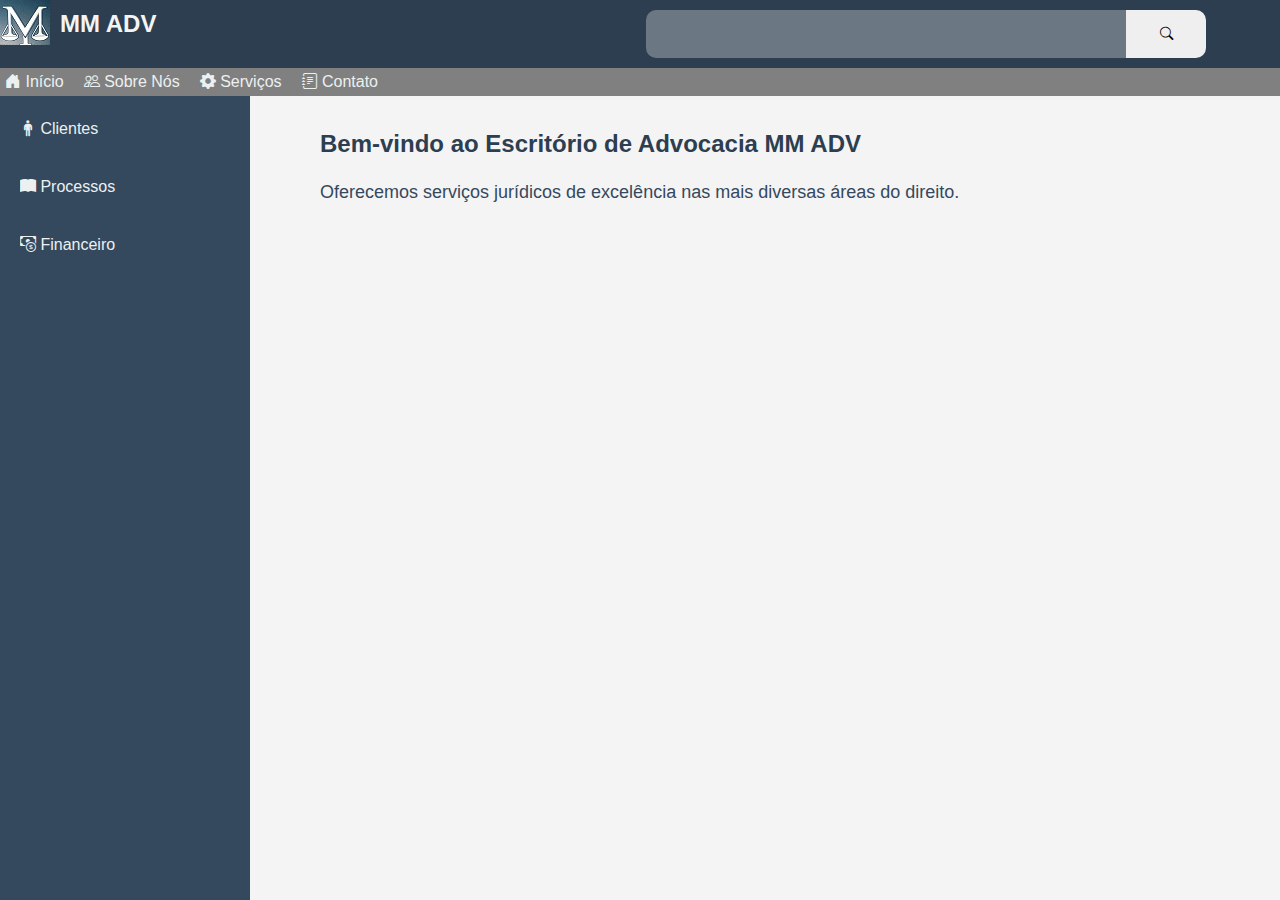
<file: index.html>
<!DOCTYPE html>
<html lang="pt-BR">

<head>
    <meta charset="UTF-8">
    <meta name="viewport" content="width=device-width, initial-scale=1.0">
    <title>MM ADV</title>
    <link rel="stylesheet" href="style.css">
    <link rel="stylesheet" href="https://cdn.jsdelivr.net/npm/bootstrap-icons@1.11.3/font/bootstrap-icons.min.css">
</head>

<body>

    <header class="navbar">
        <div class="logo">
            <a href="index.html">
                <img src="img/Logo.jpg" alt="Logo MM ADV" class="logo-img">
            </a>
            <h1>MM ADV</h1>
            <input type="text" name="" id="">
            <button><i class="bi bi-search"></i></button>

        </div>
        <div>
            <nav class="nav-links">

                <a href="#"><i class="bi bi-house-door-fill"></i> Início</a>
                <a href="SobreNos.html"><i class="bi bi-people"></i> Sobre Nós</a>
                <a href="#"><i class="bi bi-gear-fill"></i> Serviços</a>
                <a href="#"><i class="bi bi-journal-text"></i> Contato</a>
            </nav>
        </div>
    </header>

    <div class="container">

        <aside class="sidebar">
            <ul>
                <li><a href="clientes.html"><i class="bi bi-person-standing"></i> Clientes</a></li>
                <li><a href="processos.html"><i class="bi bi-book-fill"></i> Processos</a></li>
                <li><a href="financeiro.html"><i class="bi bi-cash-coin"></i> Financeiro</a></li>
            </ul>
        </aside>


        <main class="main-content">
            <h2>Bem-vindo ao Escritório de Advocacia MM ADV</h2>
            <p>Oferecemos serviços jurídicos de excelência nas mais diversas áreas do direito.</p>

        </main>
    </div>

    <footer>

    </footer>
</body>

</html>
</file>
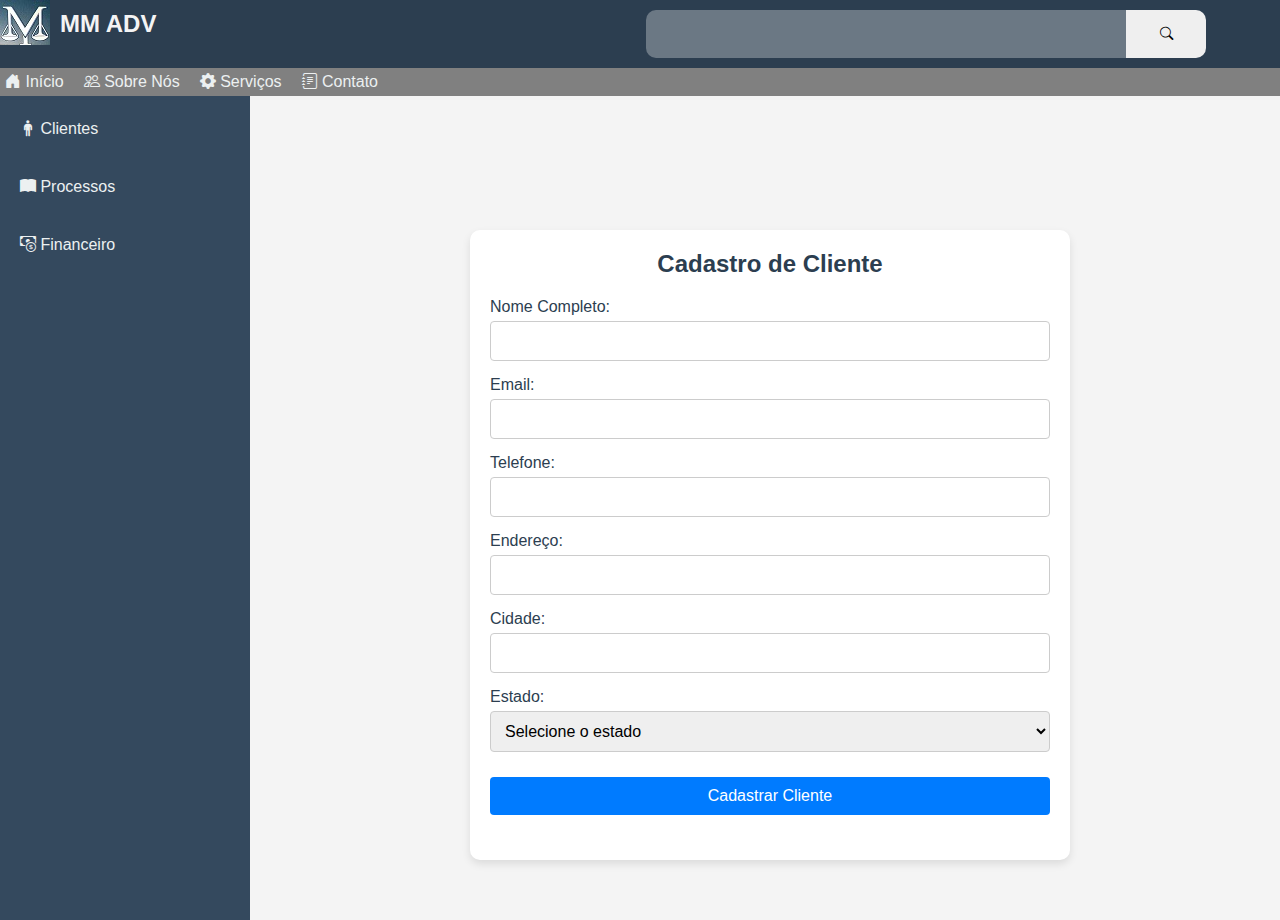
<file: cadastro.html>
<!DOCTYPE html>
<html lang="pt-BR">
<head>
    <meta charset="UTF-8">
    <meta name="viewport" content="width=device-width, initial-scale=1.0">
    <title>Cadastro de Cliente - MM ADV</title>
    <link rel="stylesheet" href="style.css">
    <link rel="stylesheet" href="https://cdn.jsdelivr.net/npm/bootstrap-icons@1.11.3/font/bootstrap-icons.min.css">
    <style>
        /* Estilização do formulário de cadastro */

        /* Responsividade */
        @media (max-width: 768px) {
            .form-container {
                padding: 15px;
            }

            .sidebar {
                width: 100%;
                height: auto;
                position: relative;
            }

            .main-content {
                margin-left: 0;
                width: 100%;
            }
        }
    </style>
</head>
<body>

    <header class="navbar">
        <div class="logo">
            <a href="index.html">
                <img src="img/Logo.jpg" alt="Logo MM ADV" class="logo-img">
            </a>
            <h1>MM ADV</h1>
            <input type="text" name="" id="">
            <button><i class="bi bi-search"></i></button>

        </div>
        <div>
            <nav class="nav-links">

                <a href="index.html"><i class="bi bi-house-door-fill"></i> Início</a>
                <a href="SobreNos.html"><i class="bi bi-people"></i> Sobre Nós</a>
                <a href="#"><i class="bi bi-gear-fill"></i> Serviços</a>
                <a href="#"><i class="bi bi-journal-text"></i> Contato</a>
            </nav>
        </div>
    </header>

    <div class="container">

        <aside class="sidebar">
            <ul>
                <li><a href="clientes.html"><i class="bi bi-person-standing"></i> Clientes</a></li>
                <li><a href="processos.html"><i class="bi bi-book-fill"></i> Processos</a></li>
                <li><a href="financeiro.html"><i class="bi bi-cash-coin"></i> Financeiro</a></li>
            </ul>
        </aside>

        <main class="main-content">
            <div class="form-container">
                <h2>Cadastro de Cliente</h2>
                <form action="#" method="post">
                    <div class="form-group">
                        <label for="nome">Nome Completo:</label>
                        <input type="text" id="nome" name="nome" required>
                    </div>

                    <div class="form-group">
                        <label for="email">Email:</label>
                        <input type="email" id="email" name="email" required>
                    </div>

                    <div class="form-group">
                        <label for="telefone">Telefone:</label>
                        <input type="tel" id="telefone" name="telefone" required>
                    </div>

                    <div class="form-group">
                        <label for="endereco">Endereço:</label>
                        <input type="text" id="endereco" name="endereco" required>
                    </div>

                    <div class="form-group">
                        <label for="cidade">Cidade:</label>
                        <input type="text" id="cidade" name="cidade" required>
                    </div>

                    <div class="form-group">
                        <label for="estado">Estado:</label>
                        <select id="estado" name="estado" required>
                            <option value="" disabled selected>Selecione o estado</option>
                            <option value="SP">São Paulo</option>
                            <option value="RJ">Rio de Janeiro</option>
                            <option value="MG">Minas Gerais</option>
                            <option value="RS">Rio Grande do Sul</option>
                        </select>
                    </div>

                    <div class="form-group">
                        <button type="submit">Cadastrar Cliente</button>
                    </div>
                </form>
            </div>
        </main>
    </div>

    <footer>

    </footer>
</body>
</html>
</file>
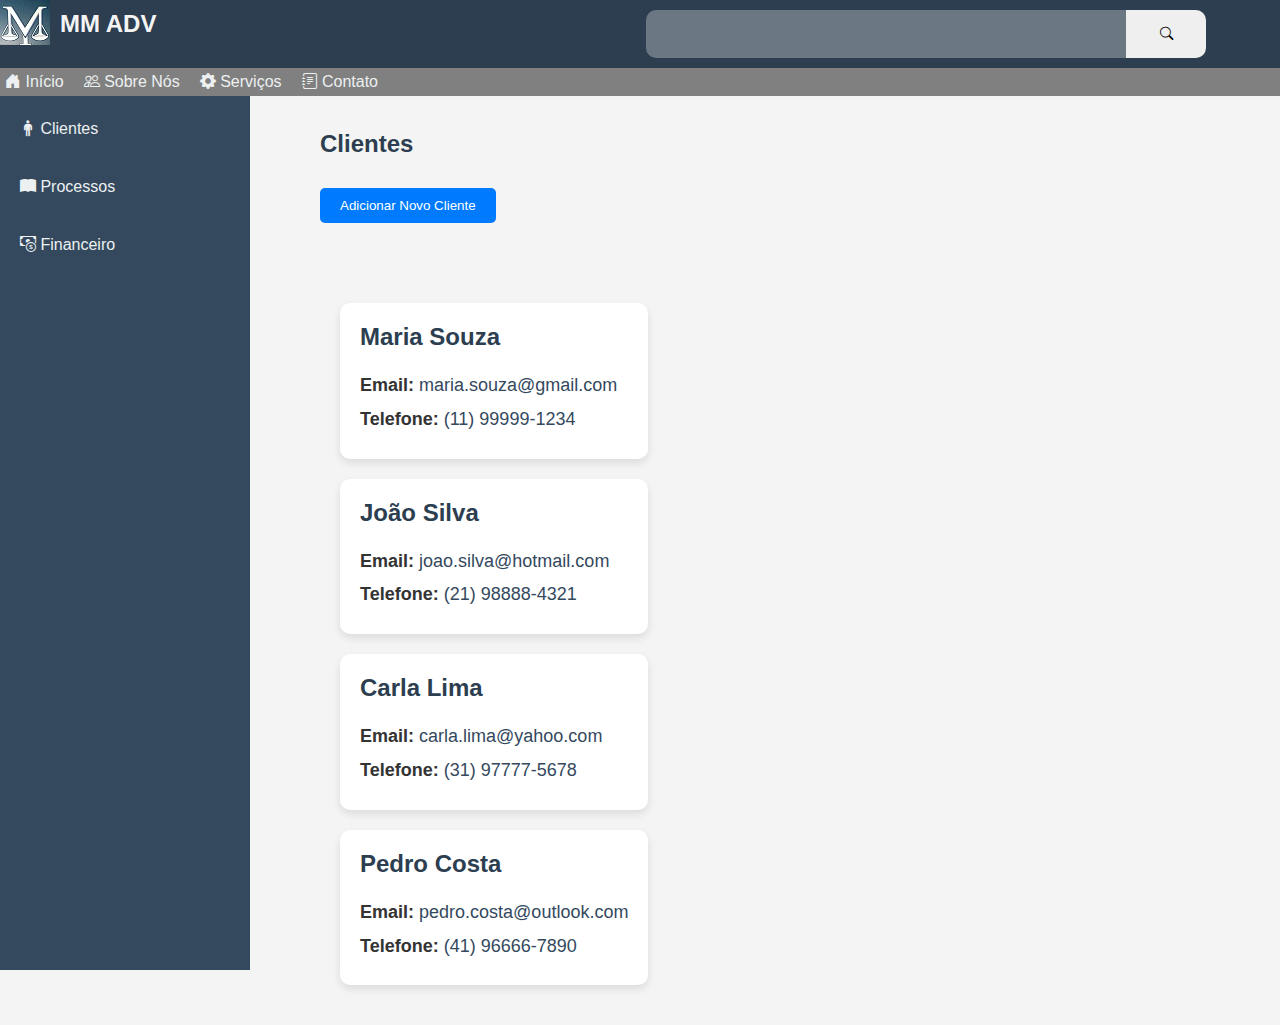
<file: clientes.html>
<!DOCTYPE html>
<html lang="pt-BR">

<head>
    <meta charset="UTF-8">
    <meta name="viewport" content="width=device-width, initial-scale=1.0">
    <title>MM ADV</title>
    <link rel="stylesheet" href="style.css">
    <link rel="stylesheet" href="https://cdn.jsdelivr.net/npm/bootstrap-icons@1.11.3/font/bootstrap-icons.min.css">
</head>

<body>

    <header class="navbar">
        <div class="logo">
            <a href="index.html">
                <img src="img/Logo.jpg" alt="Logo MM ADV" class="logo-img">
            </a>
            <h1>MM ADV</h1>
            <input type="text" name="" id="">
            <button><i class="bi bi-search"></i></button>

        </div>
        <div>
            <nav class="nav-links">

                <a href="index.html"><i class="bi bi-house-door-fill"></i> Início</a>
                <a href="SobreNos.html"><i class="bi bi-people"></i> Sobre Nós</a>
                <a href="#"><i class="bi bi-gear-fill"></i> Serviços</a>
                <a href="#"><i class="bi bi-journal-text"></i> Contato</a>
            </nav>
        </div>
    </header>

    <div class="container">

        <aside class="sidebar">
            <ul>
                <li><a href="clientes.html"><i class="bi bi-person-standing"></i> Clientes</a></li>
                <li><a href="processos.html"><i class="bi bi-book-fill"></i> Processos</a></li>
                <li><a href="financeiro.html"><i class="bi bi-cash-coin"></i> Financeiro</a></li>
            </ul>
        </aside>

        <main class="main-content">
            <h2>Clientes</h2>
            <div class="new-client-btn">
                <button id="add-client-btn">Adicionar Novo Cliente</button>
            </div>
            <script>
                document.getElementById('add-client-btn').addEventListener('click', function() {
                    window.location.href = 'cadastro.html'; // Redireciona para a página cadastro.html
                });
            </script>

            <body>
                <div class="container">
                    <div class="clientes-list">
                        <div class="cliente-card">
                            <h2>Maria Souza</h2>
                            <p><strong>Email:</strong> maria.souza@gmail.com</p>
                            <p><strong>Telefone:</strong> (11) 99999-1234</p>
                        </div>

                        <div class="cliente-card">
                            <h2>João Silva</h2>
                            <p><strong>Email:</strong> joao.silva@hotmail.com</p>
                            <p><strong>Telefone:</strong> (21) 98888-4321</p>
                        </div>

                        <div class="cliente-card">
                            <h2>Carla Lima</h2>
                            <p><strong>Email:</strong> carla.lima@yahoo.com</p>
                            <p><strong>Telefone:</strong> (31) 97777-5678</p>
                        </div>

                        <div class="cliente-card">
                            <h2>Pedro Costa</h2>
                            <p><strong>Email:</strong> pedro.costa@outlook.com</p>
                            <p><strong>Telefone:</strong> (41) 96666-7890</p>
                        </div>
                    </div>
                </div>
            </body>

        </main>
    </div>

    <footer>

    </footer>
</body>

</html>
</file>
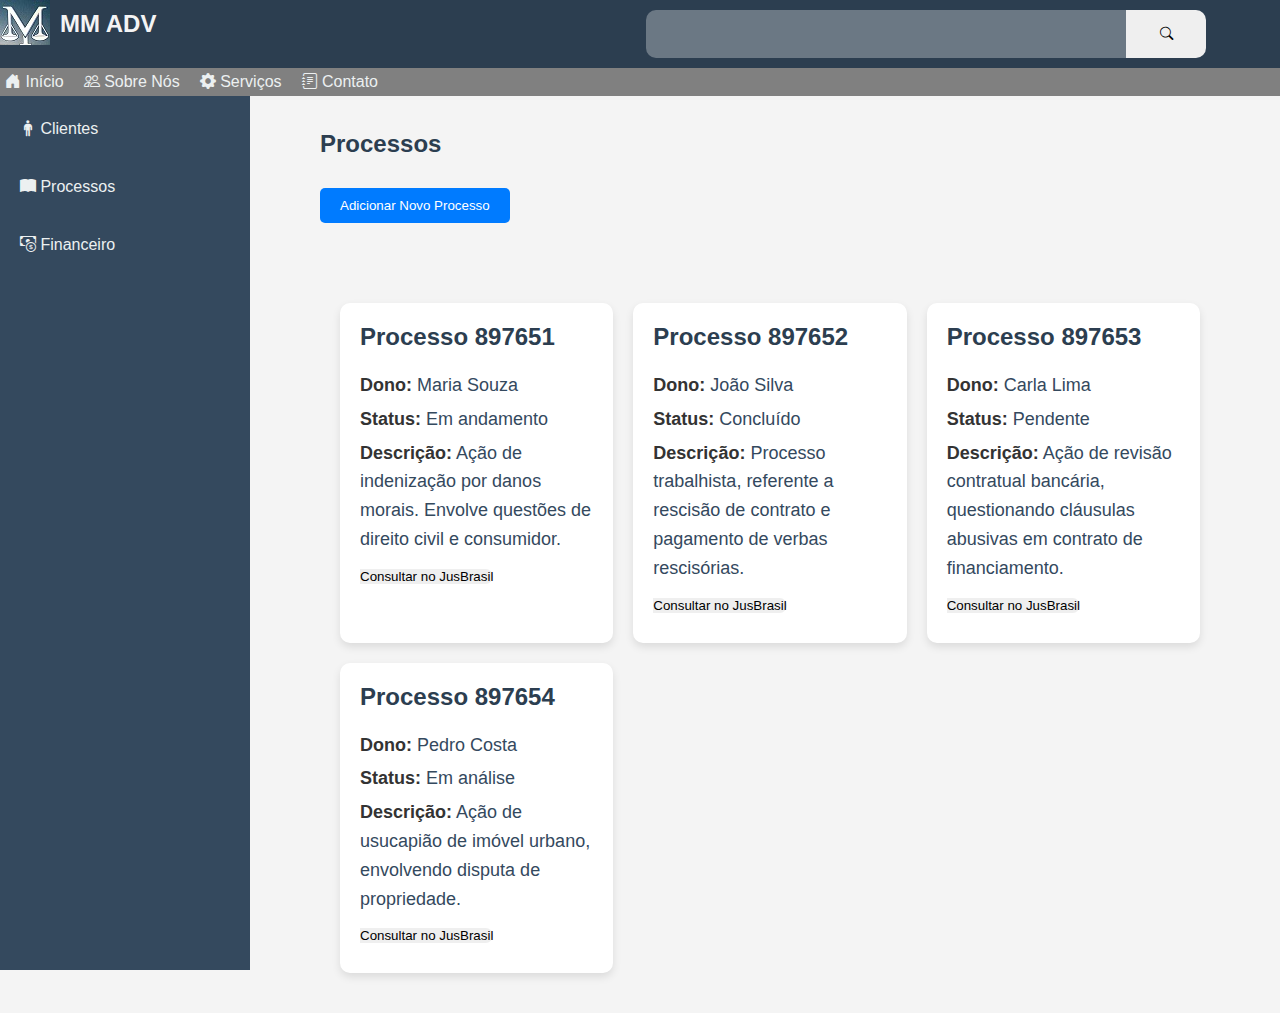
<file: processos.html>
<!DOCTYPE html>
<html lang="pt-BR">

<head>
    <meta charset="UTF-8">
    <meta name="viewport" content="width=device-width, initial-scale=1.0">
    <title>MM ADV</title>
    <link rel="stylesheet" href="style.css">
    <link rel="stylesheet" href="https://cdn.jsdelivr.net/npm/bootstrap-icons@1.11.3/font/bootstrap-icons.min.css">
</head>

<body>

    <header class="navbar">
        <div class="logo">
            <a href="index.html">
                <img src="img/Logo.jpg" alt="Logo MM ADV" class="logo-img">
            </a>
            <h1>MM ADV</h1>
            <input type="text" name="" id="">
            <button><i class="bi bi-search"></i></button>

        </div>
        <div>
            <nav class="nav-links">

                <a href="index.html"><i class="bi bi-house-door-fill"></i> Início</a>
                <a href="SobreNos.html"><i class="bi bi-people"></i> Sobre Nós</a>
                <a href="#"><i class="bi bi-gear-fill"></i> Serviços</a>
                <a href="#"><i class="bi bi-journal-text"></i> Contato</a>
            </nav>
        </div>
    </header>

    <div class="container">

        <aside class="sidebar">
            <ul>
                <li><a href="clientes.html"><i class="bi bi-person-standing"></i> Clientes</a></li>
                <li><a href="processos.html"><i class="bi bi-book-fill"></i> Processos</a></li>
                <li><a href="financeiro.html"><i class="bi bi-cash-coin"></i> Financeiro</a></li>
            </ul>
        </aside>


        <main class="main-content">
            <h2>Processos</h2>
            <div class="new-client-btn">
                <button id="add-client-btn">Adicionar Novo Processo</button>
            </div>
            <div class="container">
                <div class="processos-list">
                    <div class="processo-card">
                        <h2>Processo 897651</h2>
                        <p><strong>Dono:</strong> Maria Souza</p>
                        <p><strong>Status:</strong> Em andamento</p>
                        <p><strong>Descrição:</strong> Ação de indenização por danos morais. Envolve questões de direito
                            civil e consumidor.</p>
                        <button
                            onclick="window.open('https://www.jusbrasil.com.br/processos/nome-do-processo-897651', '_blank')">Consultar
                            no JusBrasil</button>
                    </div>
                    <div class="processo-card">
                        <h2>Processo 897652</h2>
                        <p><strong>Dono:</strong> João Silva</p>
                        <p><strong>Status:</strong> Concluído</p>
                        <p><strong>Descrição:</strong> Processo trabalhista, referente a rescisão de contrato e
                            pagamento de verbas rescisórias.</p>
                        <button
                            onclick="window.open('https://www.jusbrasil.com.br/processos/nome-do-processo-897652', '_blank')">Consultar
                            no JusBrasil</button>
                    </div>
                    <div class="processo-card">
                        <h2>Processo 897653</h2>
                        <p><strong>Dono:</strong> Carla Lima</p>
                        <p><strong>Status:</strong> Pendente</p>
                        <p><strong>Descrição:</strong> Ação de revisão contratual bancária, questionando cláusulas
                            abusivas em contrato de financiamento.</p>
                        <button
                            onclick="window.open('https://www.jusbrasil.com.br/processos/nome-do-processo-897653', '_blank')">Consultar
                            no JusBrasil</button>
                    </div>
                    <div class="processo-card">
                        <h2>Processo 897654</h2>
                        <p><strong>Dono:</strong> Pedro Costa</p>
                        <p><strong>Status:</strong> Em análise</p>
                        <p><strong>Descrição:</strong> Ação de usucapião de imóvel urbano, envolvendo disputa de
                            propriedade.</p>
                        <button
                            onclick="window.open('https://www.jusbrasil.com.br/processos/nome-do-processo-897654', '_blank')">Consultar
                            no JusBrasil</button>
                    </div>
                </div>
            </div>

        </main>
    </div>

    <footer>

    </footer>
</body>

</html>
</file>
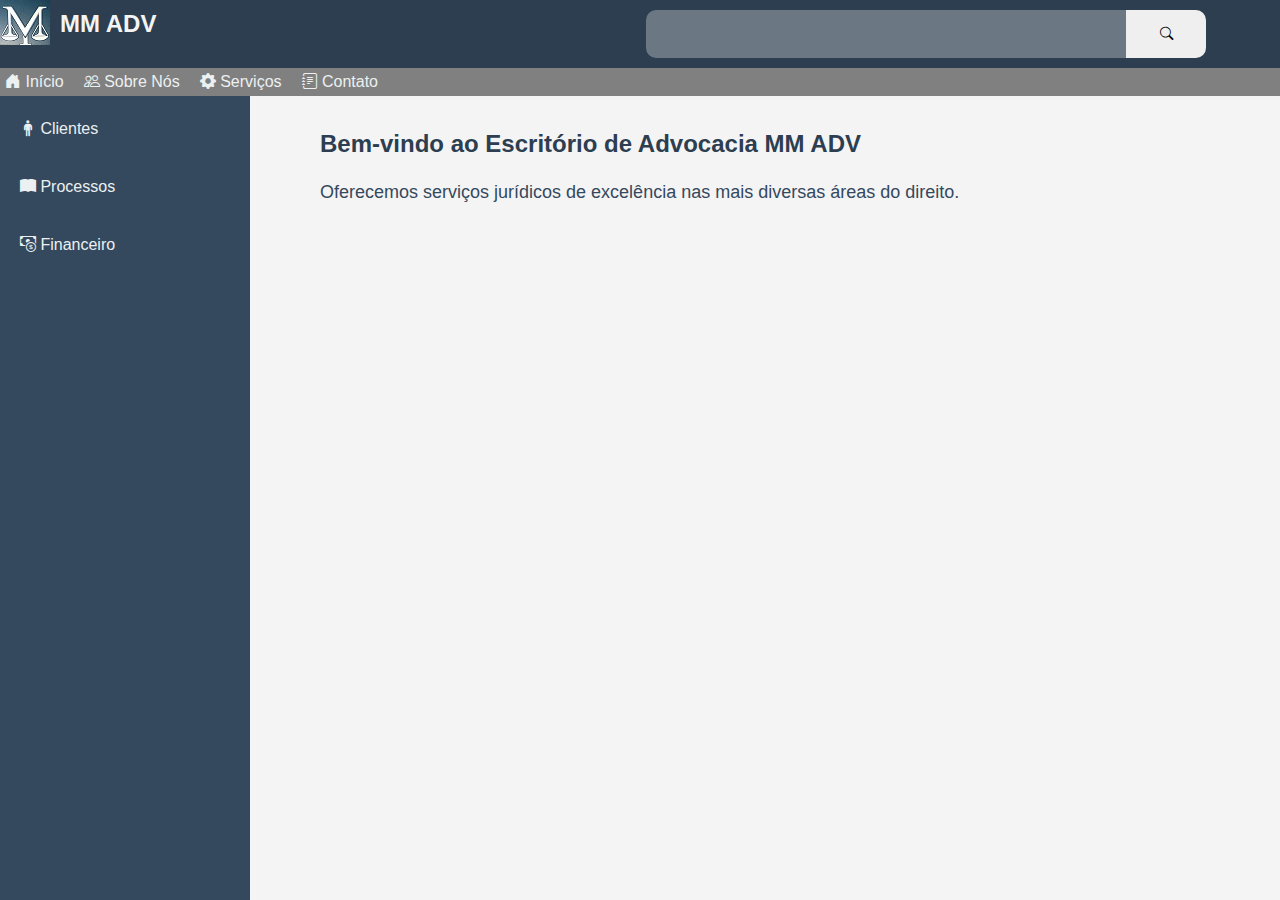
<file: SobreNos.html>
<!DOCTYPE html>
<html lang="pt-BR">

<head>
    <meta charset="UTF-8">
    <meta name="viewport" content="width=device-width, initial-scale=1.0">
    <title>MM ADV</title>
    <link rel="stylesheet" href="style.css">
    <link rel="stylesheet" href="https://cdn.jsdelivr.net/npm/bootstrap-icons@1.11.3/font/bootstrap-icons.min.css">
</head>

<body>

    <header class="navbar">
        <div class="logo">
            <a href="index.html">
                <img src="img/Logo.jpg" alt="Logo MM ADV" class="logo-img">
            </a>
            <h1>MM ADV</h1>
            <input type="text" name="" id="">
            <button><i class="bi bi-search"></i></button>

        </div>
        <div>
            <nav class="nav-links">

                <a href="index.html"><i class="bi bi-house-door-fill"></i> Início</a>
                <a href="SobreNos.html"><i class="bi bi-people"></i> Sobre Nós</a>
                <a href="#"><i class="bi bi-gear-fill"></i> Serviços</a>
                <a href="#"><i class="bi bi-journal-text"></i> Contato</a>
            </nav>
        </div>
    </header>

    <div class="container">

        <aside class="sidebar">
            <ul>
                <li><a href="clientes.html"><i class="bi bi-person-standing"></i> Clientes</a></li>
                <li><a href="processos.html"><i class="bi bi-book-fill"></i> Processos</a></li>
                <li><a href="financeiro.html"><i class="bi bi-cash-coin"></i> Financeiro</a></li>
            </ul>
        </aside>


        <main class="main-content">
            <h2>Bem-vindo ao Escritório de Advocacia MM ADV</h2>
            <p>Oferecemos serviços jurídicos de excelência nas mais diversas áreas do direito.</p>

        </main>
    </div>

    <footer>

    </footer>
</body>

</html>
</file>
<file: style.css>
/* Reset básico */
* {
    margin: 0;
    padding: 0;
    box-sizing: border-box;
}

/* Estilos da Navbar */
.navbar {
    width: 100%;
    background-color: #2C3E50;
    color: #ECF0F1;
    align-items: center;

    position: fixed;
    top: 0;
    left: 0;
    z-index: 1000;

}

.logo {
    display: flex;


}



.logo input {
    border-radius: 10px 0px 0px 10px;
    border: none;
    opacity: 0.3;
    min-width: 30rem;
    max-height: 40rem;
    margin: 10px 0px;
    margin-left: 30rem;


}

button {
    border: none;
    min-width: 5rem;
    max-height: 40rem;
    border-radius: 0px 10px 10px 0px;
    margin: 10px 0px;


}

.navbar .logo h1 {
    font-size: 24px;
    font-family: 'Arial', sans-serif;

    padding: 10px;
    color: #f4f4f4;
}

.navbar .nav-links a {
    color: #ECF0F1;
    text-decoration: none;
    font-family: 'Arial', sans-serif;
    font-size: 16px;
}

.nav-links {
    gap: 20px;
    display: flex;
    background-color: gray;
    max-width: 100%;
    padding: 5px;


}

.navbar .nav-links a:hover {
    text-decoration: underline;
}

/* Container principal */
.container {
    display: flex;
    margin-top: 70px;
    /* Espaço para a navbar fixa */
}

/* Estilos da Sidebar */
.sidebar {
    width: 250px;
    background-color: #34495E;
    height: 100vh;
    position: fixed;
    top: 70px;
    /* Abaixo da navbar */
    left: 0;
    padding-top: 20px;
}

.sidebar ul {
    list-style: none;
}

.sidebar ul li {
    margin: 20px 0;
}

.sidebar ul li a {
    color: #ECF0F1;
    text-decoration: none;
    padding: 10px 20px;
    display: block;
    font-family: 'Arial', sans-serif;
    font-size: 16px;
}

.sidebar ul li a:hover {
    background-color: #2C3E50;
}

/* Estilos do Conteúdo Principal */
.main-content {
    margin-top: 20px;
    margin-left: 250px;
    /* Espaço para a sidebar */
    padding: 20px;
    font-family: 'Arial', sans-serif;

}

.main-content h2 {
    margin-bottom: 20px;
    color: #2C3E50;
}

.main-content p {
    font-size: 18px;
    line-height: 1.6;
    color: #34495E;
}

/* Responsividade */
@media (max-width: 768px) {
    .navbar {
        flex-direction: column;
        align-items: flex-start;
    }

    .navbar .nav-links {
        margin-top: 10px;
    }

    .sidebar {
        width: 100%;
        height: auto;
        position: relative;
        top: 0;
    }

    .main-content {
        margin-left: 0;
    }
}


body {
    font-family: Arial, sans-serif;
    background-color: #f4f4f4;
    padding: 20px;
}

h1 {
    text-align: center;
    color: #333;
    margin-bottom: 20px;
}

.clientes-list {
    display: grid;
    grid-template-columns: repeat(auto-fill, minmax(250px, 1fr));
    gap: 20px;

}

.cliente-card {
    background-color: #fff;
    padding: 20px;
    border-radius: 10px;
    box-shadow: 0 4px 8px rgba(0, 0, 0, 0.1);
    transition: transform 0.3s ease;
}

.cliente-card:hover {
    transform: scale(1.05);
}

h2 {
    color: #2c3e50;
    margin-bottom: 10px;
}

p {
    color: #555;
    margin-bottom: 5px;
}

strong {
    color: #333;
}

.processos-list {
    display: grid;
    grid-template-columns: repeat(auto-fill, minmax(250px, 1fr));
    gap: 20px;
}

.processo-card {
    background-color: #fff;
    padding: 20px;
    border-radius: 10px;
    box-shadow: 0 4px 8px rgba(0, 0, 0, 0.1);
    transition: transform 0.3s ease;
}

.processo-card:hover {
    transform: scale(1.05);
}

.chart-container {
    width: 100%;
    height: 400px;
    margin-bottom: 20px;
}

.finance-table {
    width: 100%;
    border-collapse: collapse;
    margin-top: 20px;
}

.finance-table th,
.finance-table td {
    border: 1px solid #ddd;
    padding: 10px;
    text-align: left;
}

.finance-table th {
    background-color: #f2f2f2;
    color: #333;
}

.new-client-btn {
    margin-top: 20px;
}

#add-client-btn {
    background-color: #007bff;
    color: white;
    border: none;
    padding: 10px 20px;
    border-radius: 5px;
    cursor: pointer;
}

#add-client-btn:hover {
    background-color: #0056b3;
}


/*Área de cadastro do cliente*/

.form-container {
    max-width: 600px;
    margin: 100px auto 20px; /* Espaço para navbar e centralização */
    padding: 20px;
    background-color: #fff;
    border-radius: 10px;
    box-shadow: 0 4px 8px rgba(0, 0, 0, 0.1);
    overflow: hidden; /* Evitar que conteúdo extra vaze para fora */
}

.form-container h2 {
    text-align: center;
    color: #2C3E50;
    margin-bottom: 20px;
}

.form-group {
    margin-bottom: 15px;
    width: 100%;
}

.form-group label {
    display: block;
    margin-bottom: 5px;
    color: #2C3E50;
}

.form-group input,
.form-group select {
    width: 100%;
    padding: 10px;
    border: 1px solid #ccc;
    border-radius: 4px;
    box-sizing: border-box;
    font-size: 16px;
}

.form-group button {
    width: 100%;
    padding: 10px;
    background-color: #007bff;
    color: white;
    border: none;
    border-radius: 4px;
    cursor: pointer;
    font-size: 16px;
}

.form-group button:hover {
    background-color: #0056b3;
}

/* Estilização da sidebar e main content */
.container {
    display: flex;
    margin-top: 70px; /* Espaço para a navbar fixa */
    padding: 0 20px;
}

.sidebar {
    width: 250px;
    background-color: #34495E;
    height: 100vh;
    position: fixed;
    top: 70px; /* Abaixo da navbar */
    left: 0;
    padding-top: 20px;
}

.main-content {
    margin-left: 260px; /* Largura da sidebar */
    padding: 20px;
    width: calc(100% - 260px); /* Garante que o conteúdo ocupe o restante da tela */
}
</file>
